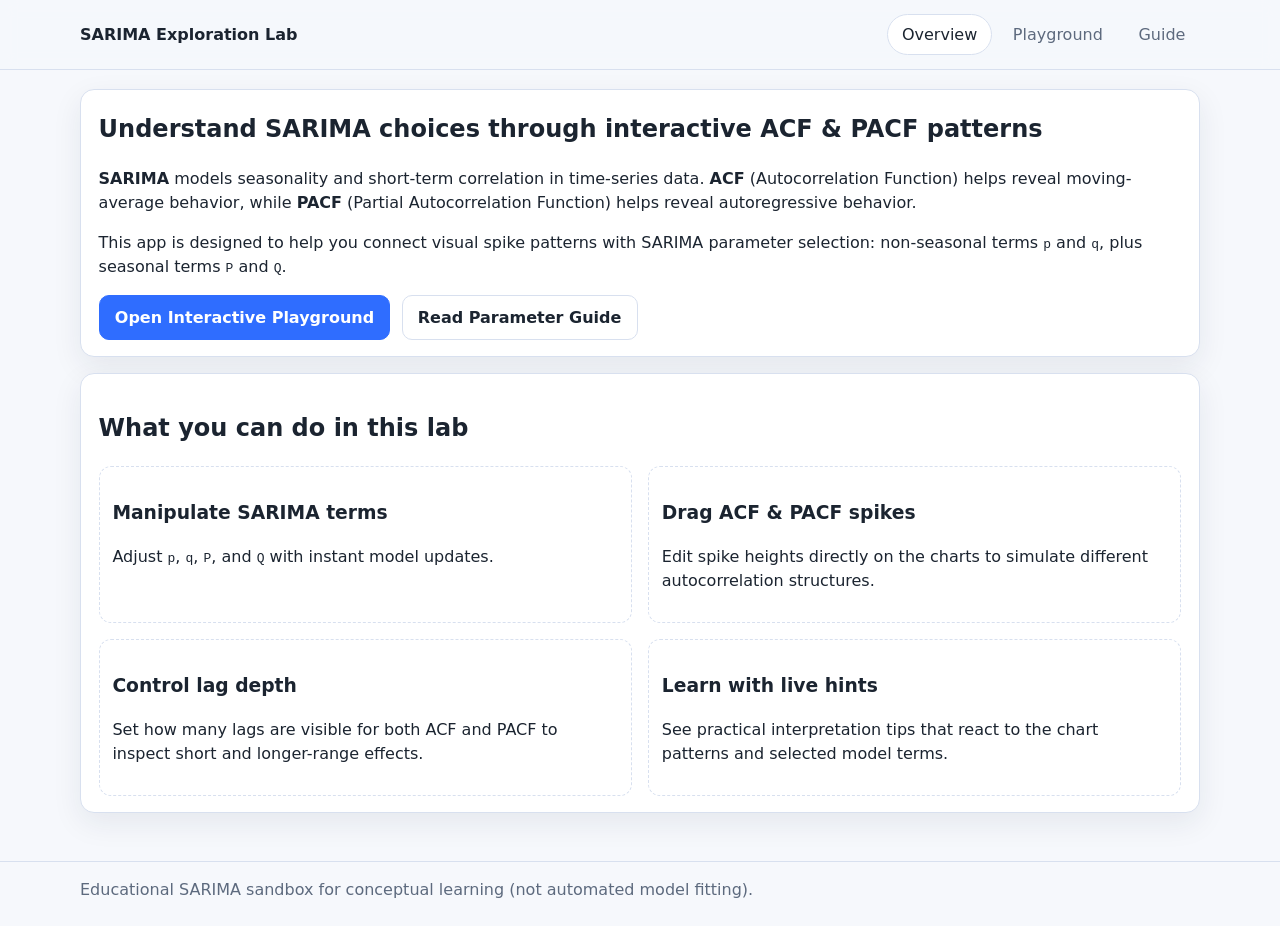
<file: index.html>
<!DOCTYPE html>
<html lang="en">
<head>
  <meta charset="UTF-8" />
  <meta name="viewport" content="width=device-width, initial-scale=1.0" />
  <title>SARIMA Lab | Learn with ACF & PACF</title>
  <link rel="stylesheet" href="styles.css" />
</head>
<body>
  <header class="site-header">
    <div class="container header-inner">
      <a class="brand" href="index.html">SARIMA Exploration Lab</a>
      <nav class="site-nav" aria-label="Main navigation">
        <a class="active" href="index.html">Overview</a>
        <a href="playground.html">Playground</a>
        <a href="guide.html">Guide</a>
      </nav>
    </div>
  </header>

  <main class="container">
    <section class="hero card">
      <h1>Understand SARIMA choices through interactive ACF & PACF patterns</h1>
      <p>
        <strong>SARIMA</strong> models seasonality and short-term correlation in time-series data.
        <strong>ACF</strong> (Autocorrelation Function) helps reveal moving-average behavior,
        while <strong>PACF</strong> (Partial Autocorrelation Function) helps reveal autoregressive behavior.
      </p>
      <p>
        This app is designed to help you connect visual spike patterns with SARIMA parameter selection:
        non-seasonal terms <code>p</code> and <code>q</code>, plus seasonal terms <code>P</code> and <code>Q</code>.
      </p>

      <div class="cta-row">
        <a class="btn btn-primary" href="playground.html">Open Interactive Playground</a>
        <a class="btn btn-secondary" href="guide.html">Read Parameter Guide</a>
      </div>
    </section>

    <section class="card">
      <h2>What you can do in this lab</h2>
      <div class="feature-grid">
        <article>
          <h3>Manipulate SARIMA terms</h3>
          <p>Adjust <code>p</code>, <code>q</code>, <code>P</code>, and <code>Q</code> with instant model updates.</p>
        </article>
        <article>
          <h3>Drag ACF & PACF spikes</h3>
          <p>Edit spike heights directly on the charts to simulate different autocorrelation structures.</p>
        </article>
        <article>
          <h3>Control lag depth</h3>
          <p>Set how many lags are visible for both ACF and PACF to inspect short and longer-range effects.</p>
        </article>
        <article>
          <h3>Learn with live hints</h3>
          <p>See practical interpretation tips that react to the chart patterns and selected model terms.</p>
        </article>
      </div>
    </section>
  </main>

  <footer class="site-footer">
    <div class="container">
      <p>Educational SARIMA sandbox for conceptual learning (not automated model fitting).</p>
    </div>
  </footer>
</body>
</html>
</file>
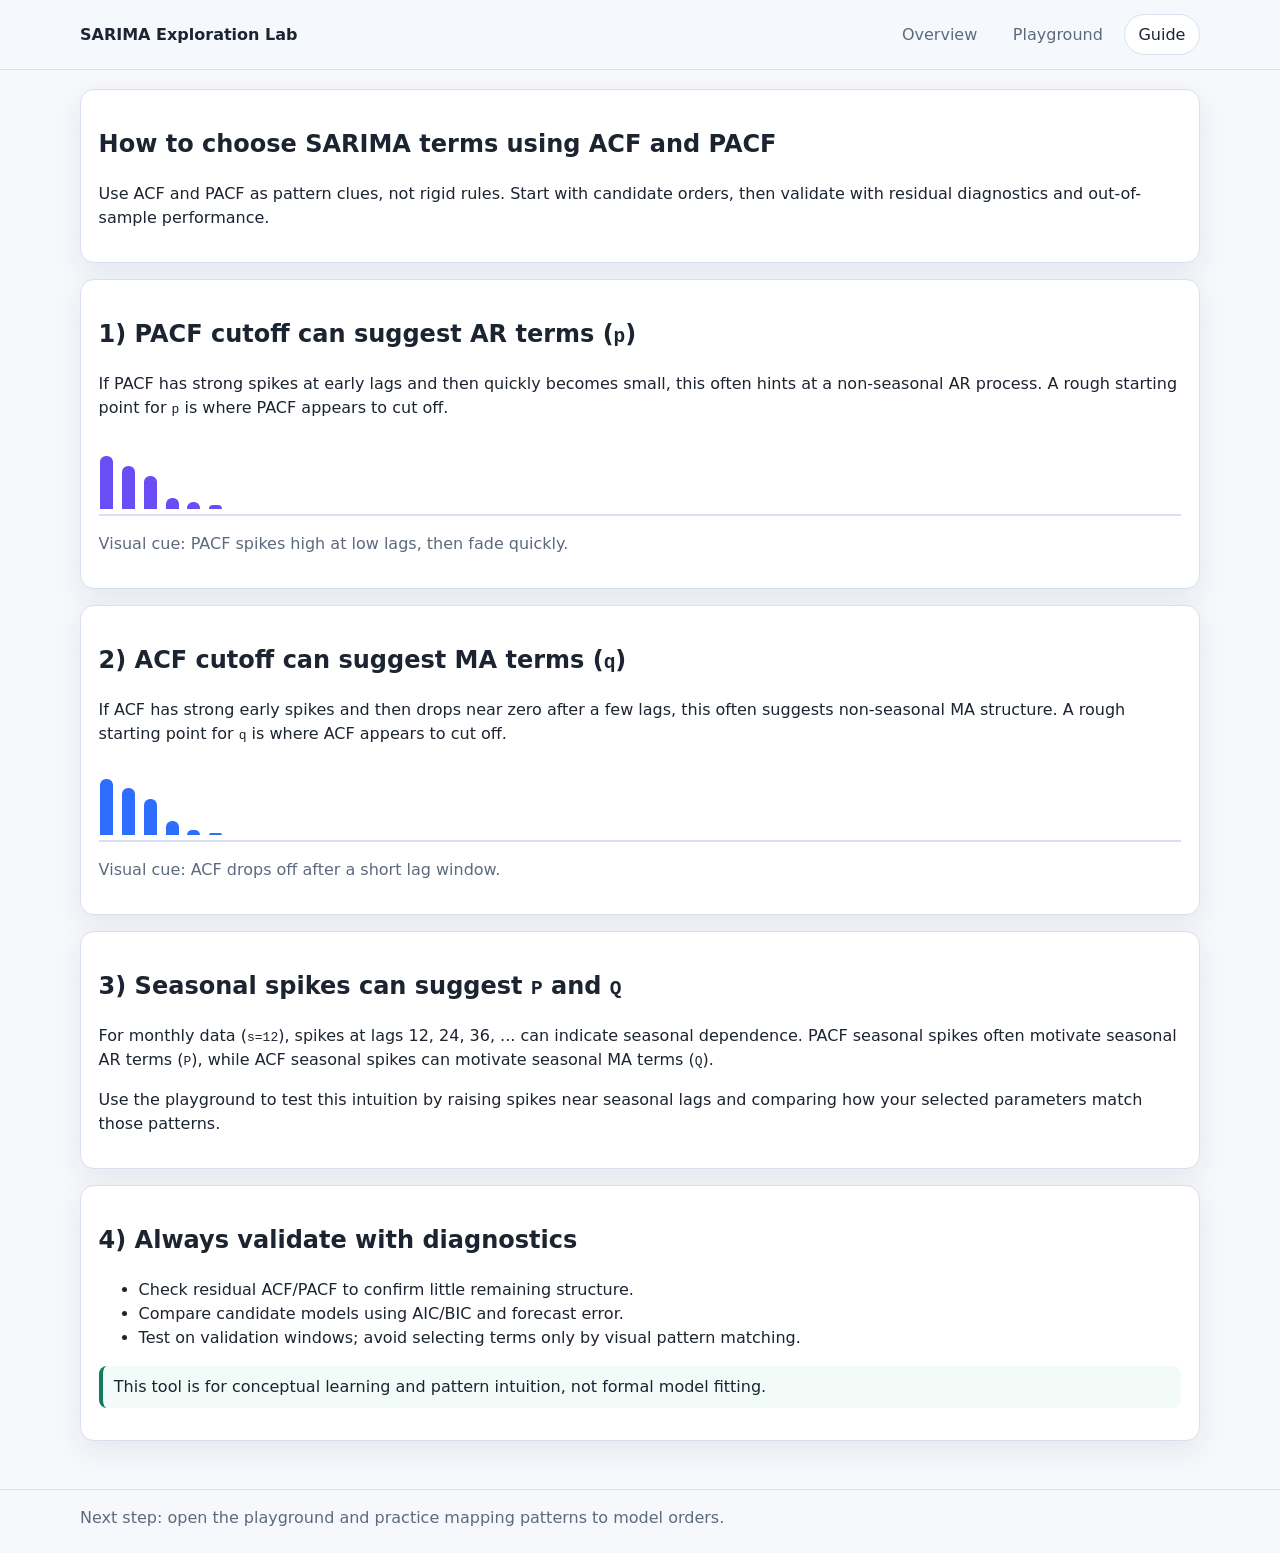
<file: guide.html>
<!DOCTYPE html>
<html lang="en">
<head>
  <meta charset="UTF-8" />
  <meta name="viewport" content="width=device-width, initial-scale=1.0" />
  <title>SARIMA Guide | Interpreting ACF & PACF</title>
  <link rel="stylesheet" href="styles.css" />
</head>
<body>
  <header class="site-header">
    <div class="container header-inner">
      <a class="brand" href="index.html">SARIMA Exploration Lab</a>
      <nav class="site-nav" aria-label="Main navigation">
        <a href="index.html">Overview</a>
        <a href="playground.html">Playground</a>
        <a class="active" href="guide.html">Guide</a>
      </nav>
    </div>
  </header>

  <main class="container guide-layout">
    <section class="card">
      <h1>How to choose SARIMA terms using ACF and PACF</h1>
      <p>
        Use ACF and PACF as pattern clues, not rigid rules. Start with candidate orders,
        then validate with residual diagnostics and out-of-sample performance.
      </p>
    </section>

    <section class="card">
      <h2>1) PACF cutoff can suggest AR terms (<code>p</code>)</h2>
      <p>
        If PACF has strong spikes at early lags and then quickly becomes small, this often hints at
        a non-seasonal AR process. A rough starting point for <code>p</code> is where PACF appears to cut off.
      </p>
      <div class="mini-diagram" aria-hidden="true">
        <span style="--h: 0.76"></span><span style="--h: 0.62"></span><span style="--h: 0.48"></span>
        <span style="--h: 0.16"></span><span style="--h: 0.10"></span><span style="--h: 0.06"></span>
      </div>
      <p class="muted">Visual cue: PACF spikes high at low lags, then fade quickly.</p>
    </section>

    <section class="card">
      <h2>2) ACF cutoff can suggest MA terms (<code>q</code>)</h2>
      <p>
        If ACF has strong early spikes and then drops near zero after a few lags, this often suggests
        non-seasonal MA structure. A rough starting point for <code>q</code> is where ACF appears to cut off.
      </p>
      <div class="mini-diagram acf" aria-hidden="true">
        <span style="--h: 0.80"></span><span style="--h: 0.68"></span><span style="--h: 0.52"></span>
        <span style="--h: 0.21"></span><span style="--h: 0.08"></span><span style="--h: 0.03"></span>
      </div>
      <p class="muted">Visual cue: ACF drops off after a short lag window.</p>
    </section>

    <section class="card">
      <h2>3) Seasonal spikes can suggest <code>P</code> and <code>Q</code></h2>
      <p>
        For monthly data (<code>s=12</code>), spikes at lags 12, 24, 36, ... can indicate seasonal dependence.
        PACF seasonal spikes often motivate seasonal AR terms (<code>P</code>), while ACF seasonal spikes can motivate
        seasonal MA terms (<code>Q</code>).
      </p>
      <p>
        Use the playground to test this intuition by raising spikes near seasonal lags and comparing how your
        selected parameters match those patterns.
      </p>
    </section>

    <section class="card">
      <h2>4) Always validate with diagnostics</h2>
      <ul>
        <li>Check residual ACF/PACF to confirm little remaining structure.</li>
        <li>Compare candidate models using AIC/BIC and forecast error.</li>
        <li>Test on validation windows; avoid selecting terms only by visual pattern matching.</li>
      </ul>
      <p class="callout">
        This tool is for conceptual learning and pattern intuition, not formal model fitting.
      </p>
    </section>
  </main>

  <footer class="site-footer">
    <div class="container">
      <p>Next step: open the playground and practice mapping patterns to model orders.</p>
    </div>
  </footer>
</body>
</html>
</file>
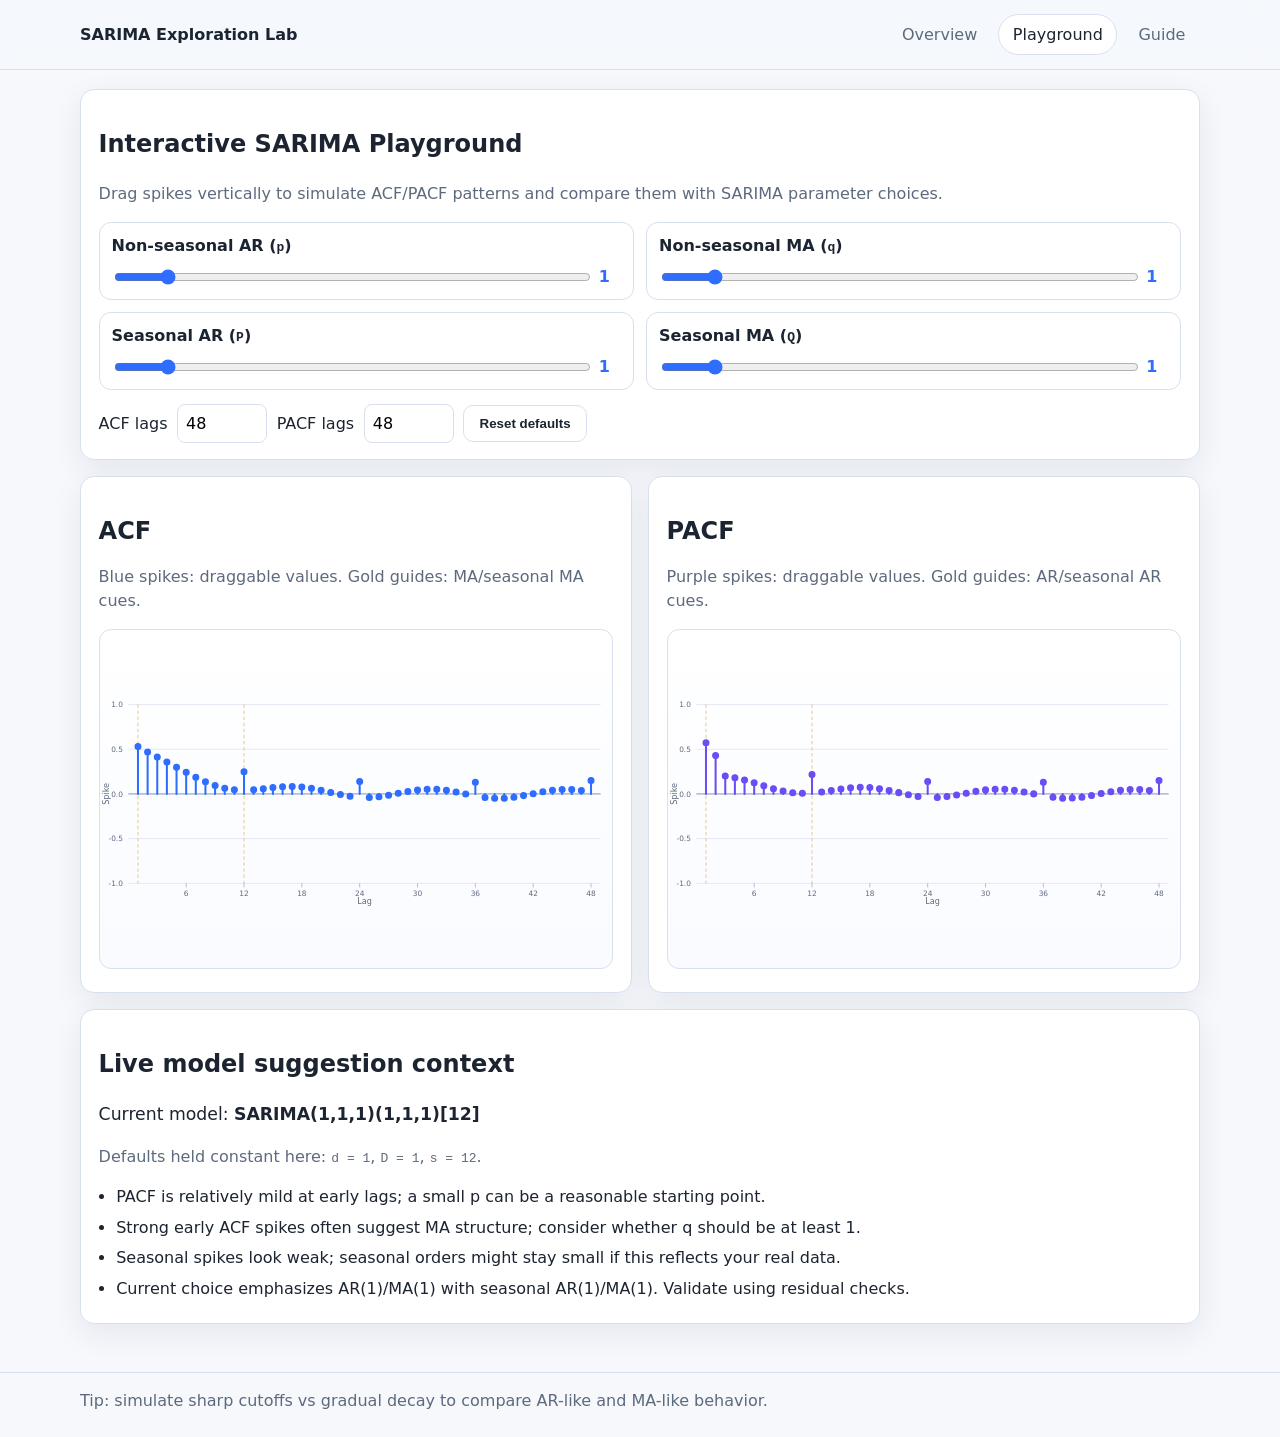
<file: playground.html>
<!DOCTYPE html>
<html lang="en">
<head>
  <meta charset="UTF-8" />
  <meta name="viewport" content="width=device-width, initial-scale=1.0" />
  <title>SARIMA Playground | ACF & PACF Lab</title>
  <link rel="stylesheet" href="styles.css" />
</head>
<body>
  <header class="site-header">
    <div class="container header-inner">
      <a class="brand" href="index.html">SARIMA Exploration Lab</a>
      <nav class="site-nav" aria-label="Main navigation">
        <a href="index.html">Overview</a>
        <a class="active" href="playground.html">Playground</a>
        <a href="guide.html">Guide</a>
      </nav>
    </div>
  </header>

  <main class="container">
    <section class="card">
      <h1>Interactive SARIMA Playground</h1>
      <p class="muted">
        Drag spikes vertically to simulate ACF/PACF patterns and compare them with SARIMA parameter choices.
      </p>

      <div class="controls-grid">
        <div class="control-card">
          <label for="pRange">Non-seasonal AR (<code>p</code>)</label>
          <div class="range-row">
            <input id="pRange" type="range" min="0" max="10" step="1" value="1" />
            <output id="pValue" for="pRange">1</output>
          </div>
        </div>

        <div class="control-card">
          <label for="qRange">Non-seasonal MA (<code>q</code>)</label>
          <div class="range-row">
            <input id="qRange" type="range" min="0" max="10" step="1" value="1" />
            <output id="qValue" for="qRange">1</output>
          </div>
        </div>

        <div class="control-card">
          <label for="PRange">Seasonal AR (<code>P</code>)</label>
          <div class="range-row">
            <input id="PRange" type="range" min="0" max="10" step="1" value="1" />
            <output id="PValue" for="PRange">1</output>
          </div>
        </div>

        <div class="control-card">
          <label for="QRange">Seasonal MA (<code>Q</code>)</label>
          <div class="range-row">
            <input id="QRange" type="range" min="0" max="10" step="1" value="1" />
            <output id="QValue" for="QRange">1</output>
          </div>
        </div>
      </div>

      <div class="lag-controls">
        <label for="acfLags">ACF lags</label>
        <input id="acfLags" type="number" min="8" max="120" step="1" value="48" />

        <label for="pacfLags">PACF lags</label>
        <input id="pacfLags" type="number" min="8" max="120" step="1" value="48" />

        <button id="resetBtn" class="btn btn-secondary" type="button">Reset defaults</button>
      </div>
    </section>

    <section class="chart-grid">
      <article class="card chart-card">
        <div class="chart-head">
          <h2>ACF</h2>
          <p class="muted">Blue spikes: draggable values. Gold guides: MA/seasonal MA cues.</p>
        </div>
        <svg id="acfChart" class="spike-chart" viewBox="0 0 760 320" role="img" aria-label="Interactive ACF spike chart"></svg>
      </article>

      <article class="card chart-card">
        <div class="chart-head">
          <h2>PACF</h2>
          <p class="muted">Purple spikes: draggable values. Gold guides: AR/seasonal AR cues.</p>
        </div>
        <svg id="pacfChart" class="spike-chart" viewBox="0 0 760 320" role="img" aria-label="Interactive PACF spike chart"></svg>
      </article>
    </section>

    <section class="card model-panel">
      <h2>Live model suggestion context</h2>
      <p class="model-tag">Current model: <strong id="modelDisplay">SARIMA(1,1,1)(1,1,1)[12]</strong></p>
      <p class="muted">Defaults held constant here: <code>d = 1</code>, <code>D = 1</code>, <code>s = 12</code>.</p>
      <ul id="hintList" class="hint-list"></ul>
    </section>
  </main>

  <footer class="site-footer">
    <div class="container">
      <p>Tip: simulate sharp cutoffs vs gradual decay to compare AR-like and MA-like behavior.</p>
    </div>
  </footer>

  <script src="script.js"></script>
</body>
</html>
</file>
<file: styles.css>
:root {
  --bg: #f6f8fc;
  --surface: #ffffff;
  --text: #1b2430;
  --muted: #5d6a7e;
  --line: #d8e0ef;
  --primary: #2f6dff;
  --secondary: #6a4df4;
  --accent: #d89b16;
  --ok: #127a5f;
  --radius: 14px;
  --shadow: 0 10px 30px rgba(23, 35, 64, 0.08);
}

* { box-sizing: border-box; }
html, body { margin: 0; padding: 0; }
body {
  font-family: Inter, system-ui, -apple-system, Segoe UI, Roboto, Arial, sans-serif;
  background: var(--bg);
  color: var(--text);
  line-height: 1.5;
}

.container {
  width: min(1120px, 92vw);
  margin: 0 auto;
}

.site-header {
  position: sticky;
  top: 0;
  z-index: 40;
  background: rgba(246, 248, 252, 0.9);
  backdrop-filter: blur(8px);
  border-bottom: 1px solid var(--line);
}

.header-inner {
  display: flex;
  align-items: center;
  justify-content: space-between;
  padding: 0.9rem 0;
  gap: 1rem;
}

.brand {
  text-decoration: none;
  color: var(--text);
  font-weight: 700;
}

.site-nav {
  display: flex;
  gap: 0.4rem;
  flex-wrap: wrap;
}

.site-nav a {
  text-decoration: none;
  color: var(--muted);
  padding: 0.45rem 0.85rem;
  border-radius: 999px;
  border: 1px solid transparent;
}

.site-nav a:hover,
.site-nav a.active {
  color: var(--text);
  border-color: var(--line);
  background: #fff;
}

main {
  padding: 1.2rem 0 2rem;
  display: grid;
  gap: 1rem;
}

.card {
  background: var(--surface);
  border: 1px solid var(--line);
  border-radius: var(--radius);
  box-shadow: var(--shadow);
  padding: 1rem 1.1rem;
}

.hero h1 { margin-top: 0.3rem; }

.feature-grid {
  display: grid;
  grid-template-columns: repeat(2, minmax(0, 1fr));
  gap: 1rem;
}

.feature-grid article {
  border: 1px dashed var(--line);
  border-radius: 12px;
  padding: 0.8rem;
}

.cta-row {
  display: flex;
  gap: 0.7rem;
  flex-wrap: wrap;
  margin-top: 1rem;
}

.btn {
  display: inline-flex;
  align-items: center;
  justify-content: center;
  text-decoration: none;
  border: 1px solid var(--line);
  border-radius: 10px;
  padding: 0.6rem 0.95rem;
  font-weight: 600;
  cursor: pointer;
}

.btn-primary {
  background: var(--primary);
  border-color: var(--primary);
  color: #fff;
}

.btn-secondary {
  background: #fff;
  color: var(--text);
}

.controls-grid {
  display: grid;
  grid-template-columns: repeat(2, minmax(0, 1fr));
  gap: 0.75rem;
}

.control-card {
  border: 1px solid var(--line);
  border-radius: 12px;
  padding: 0.65rem 0.75rem;
}

.control-card label { font-weight: 600; }

.range-row {
  display: grid;
  grid-template-columns: 1fr auto;
  align-items: center;
  gap: 0.6rem;
  margin-top: 0.45rem;
}

output {
  min-width: 2ch;
  font-weight: 700;
  color: var(--primary);
}

input[type="range"] {
  width: 100%;
  accent-color: var(--primary);
}

.lag-controls {
  margin-top: 0.85rem;
  display: flex;
  flex-wrap: wrap;
  align-items: center;
  gap: 0.6rem;
}

input[type="number"] {
  width: 90px;
  border: 1px solid var(--line);
  border-radius: 8px;
  padding: 0.43rem 0.5rem;
  font: inherit;
}

.chart-grid {
  display: grid;
  grid-template-columns: repeat(2, minmax(0, 1fr));
  gap: 1rem;
}

.chart-card { overflow: hidden; }
.chart-head h2 { margin-bottom: 0.2rem; }

.spike-chart {
  width: 100%;
  height: 340px;
  border-radius: 12px;
  border: 1px solid var(--line);
  background: linear-gradient(180deg, #ffffff 0%, #f9fbff 100%);
  touch-action: none;
}

.model-panel .model-tag {
  font-size: 1.08rem;
}

.hint-list {
  margin: 0.6rem 0 0;
  padding-left: 1.1rem;
}

.hint-list li {
  margin-bottom: 0.4rem;
}

.muted { color: var(--muted); }

.guide-layout {
  display: grid;
  gap: 1rem;
}

.mini-diagram {
  --bar: var(--secondary);
  display: flex;
  align-items: flex-end;
  gap: 0.55rem;
  height: 80px;
  border-bottom: 2px solid var(--line);
  padding: 0.3rem 0.1rem;
  margin: 0.6rem 0 0.35rem;
}

.mini-diagram.acf { --bar: var(--primary); }

.mini-diagram span {
  width: 13px;
  height: calc(70px * var(--h));
  background: var(--bar);
  border-radius: 6px 6px 0 0;
}

.callout {
  border-left: 4px solid var(--ok);
  background: #f2fbf8;
  padding: 0.55rem 0.7rem;
  border-radius: 8px;
}

.site-footer {
  border-top: 1px solid var(--line);
  margin-top: 1rem;
}

.site-footer p {
  margin: 0;
  padding: 1rem 0 1.5rem;
  color: var(--muted);
}

@media (max-width: 900px) {
  .chart-grid,
  .feature-grid,
  .controls-grid {
    grid-template-columns: 1fr;
  }
}
</file>
